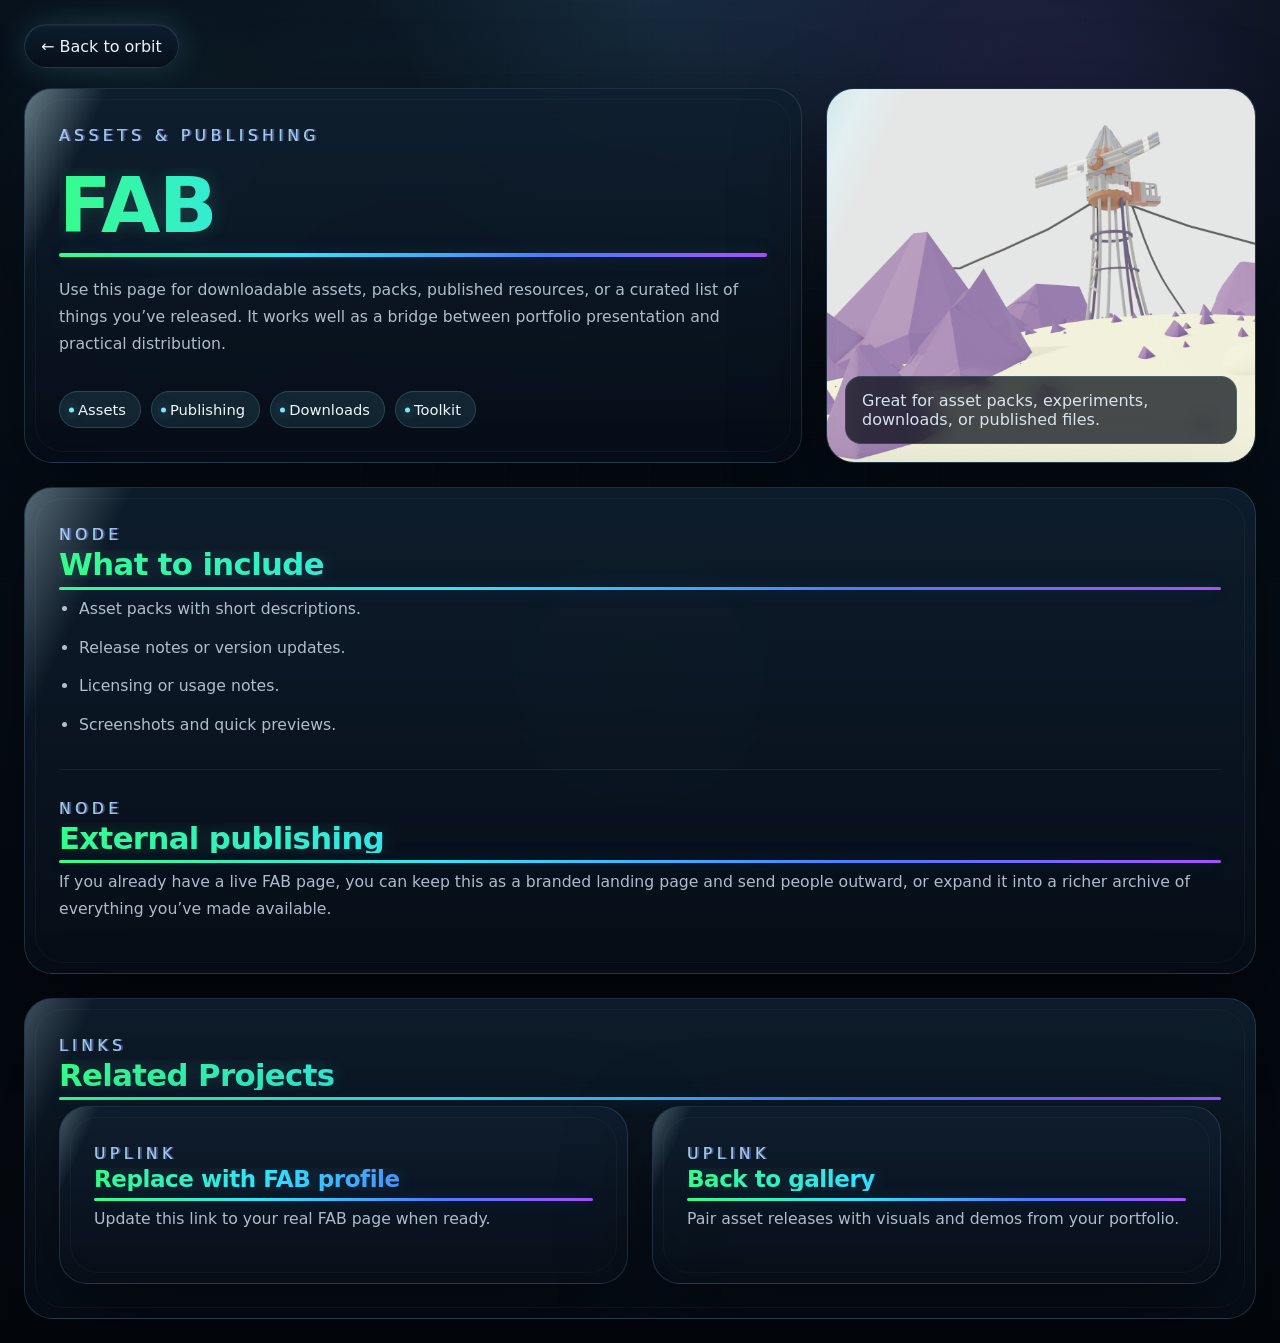
<file: pages/fab.html>
<!DOCTYPE html>
<html lang="en">
<head>
  <meta charset="UTF-8" />
  <meta name="viewport" content="width=device-width, initial-scale=1.0" />
  <title>FAB — Christian Parnell</title>
  <link rel="stylesheet" href="./page.css" />
</head>
<body>
  <main id="pageShell"></main>
  <script type="module" src="./js/page-fab.js"></script>
</body>
</html>
</file>
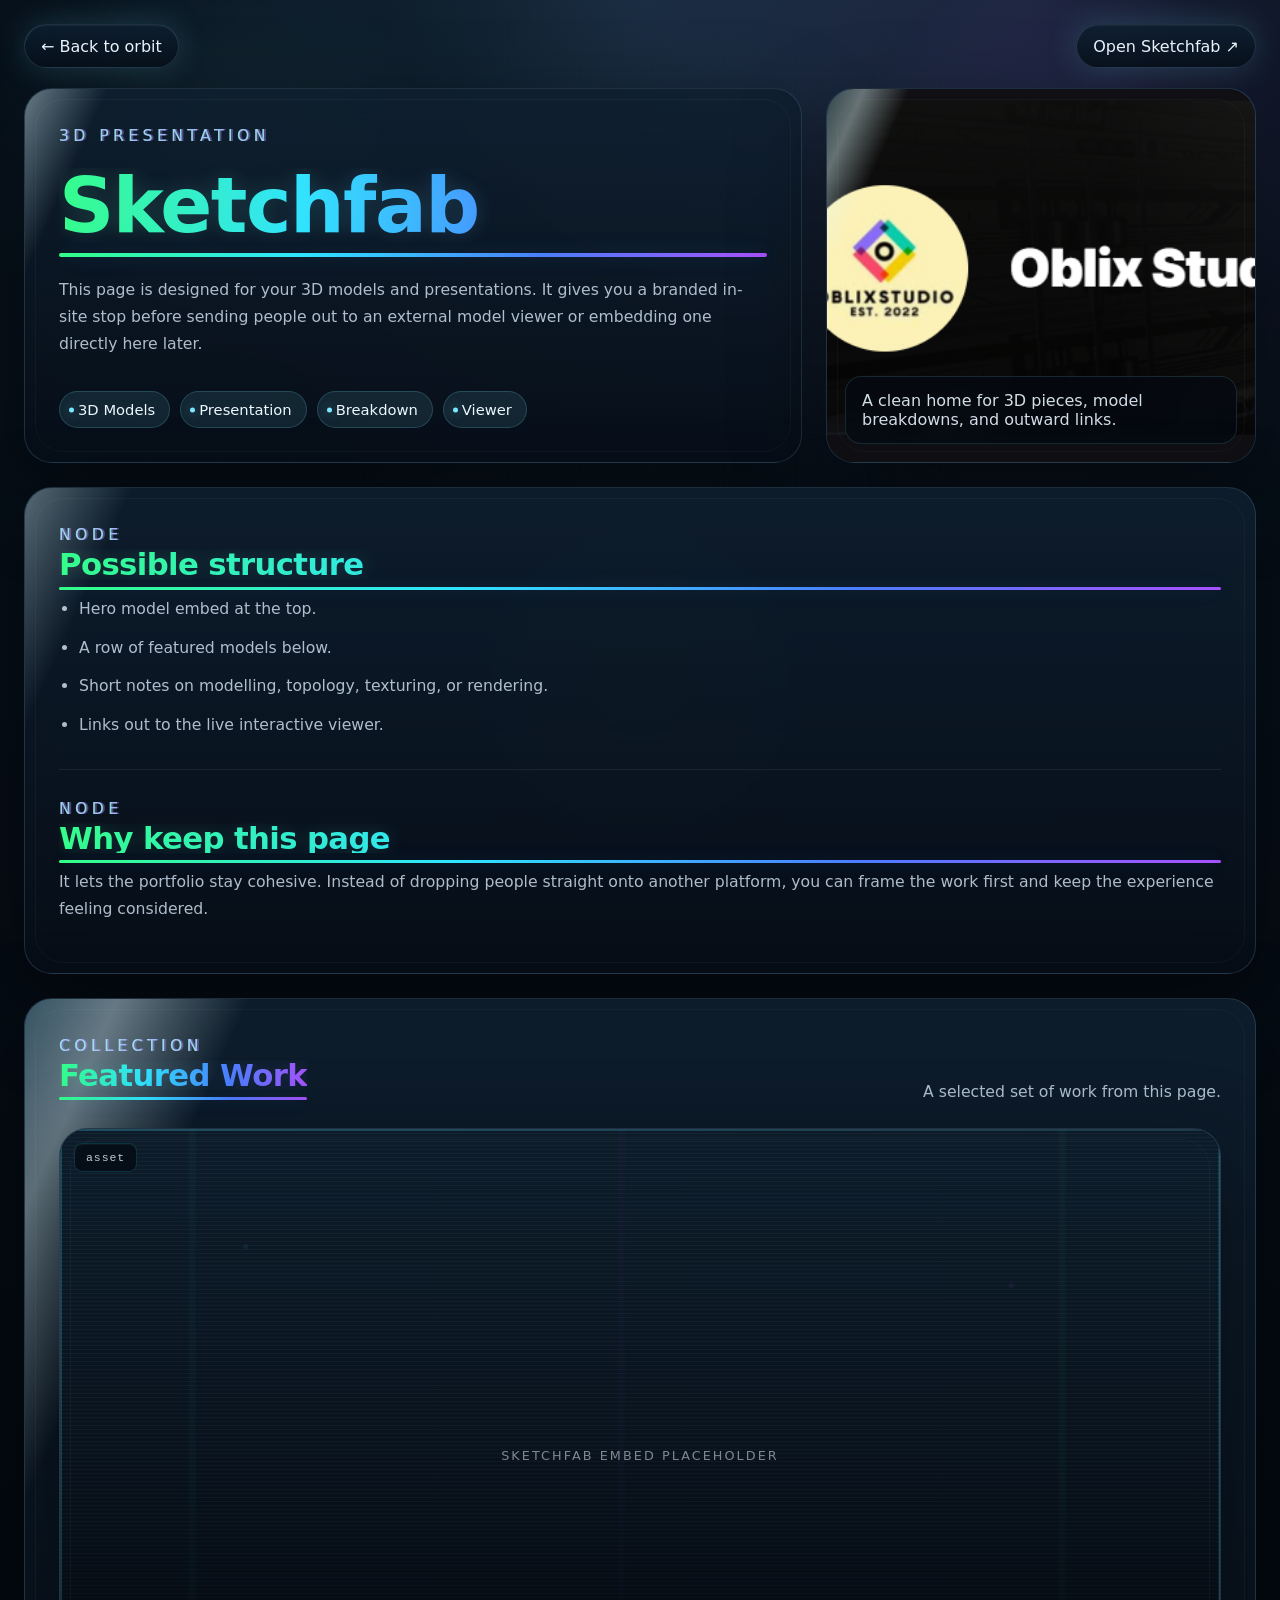
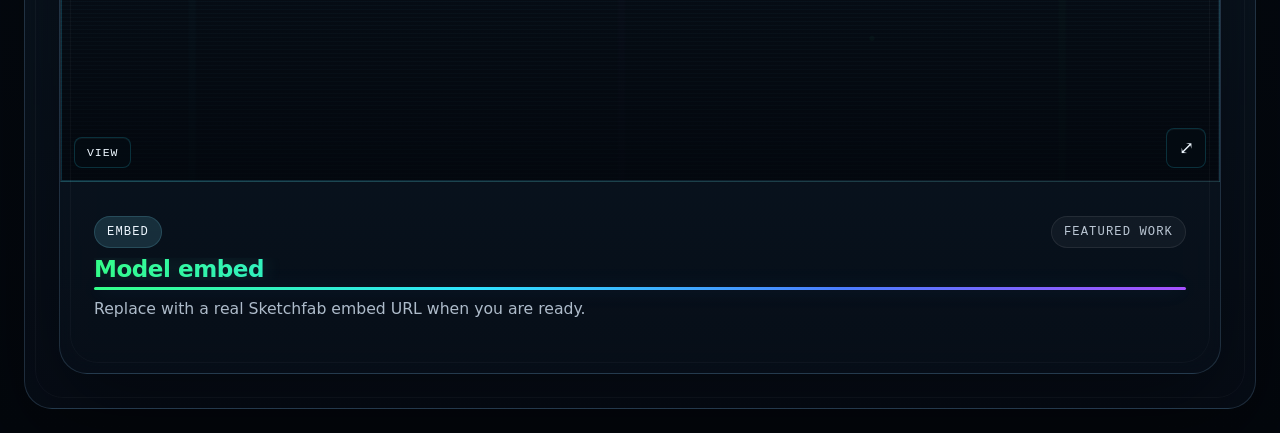
<file: pages/sketchfab.html>
<!DOCTYPE html>
<html lang="en">
<head>
  <meta charset="UTF-8" />
  <meta name="viewport" content="width=device-width, initial-scale=1.0" />
  <title>Sketchfab — Christian Parnell</title>
  <link rel="stylesheet" href="./page.css" />
</head>
<body>
  <main id="pageShell"></main>
  <script type="module" src="./js/page-sketchfab.js"></script>
</body>
</html>
</file>
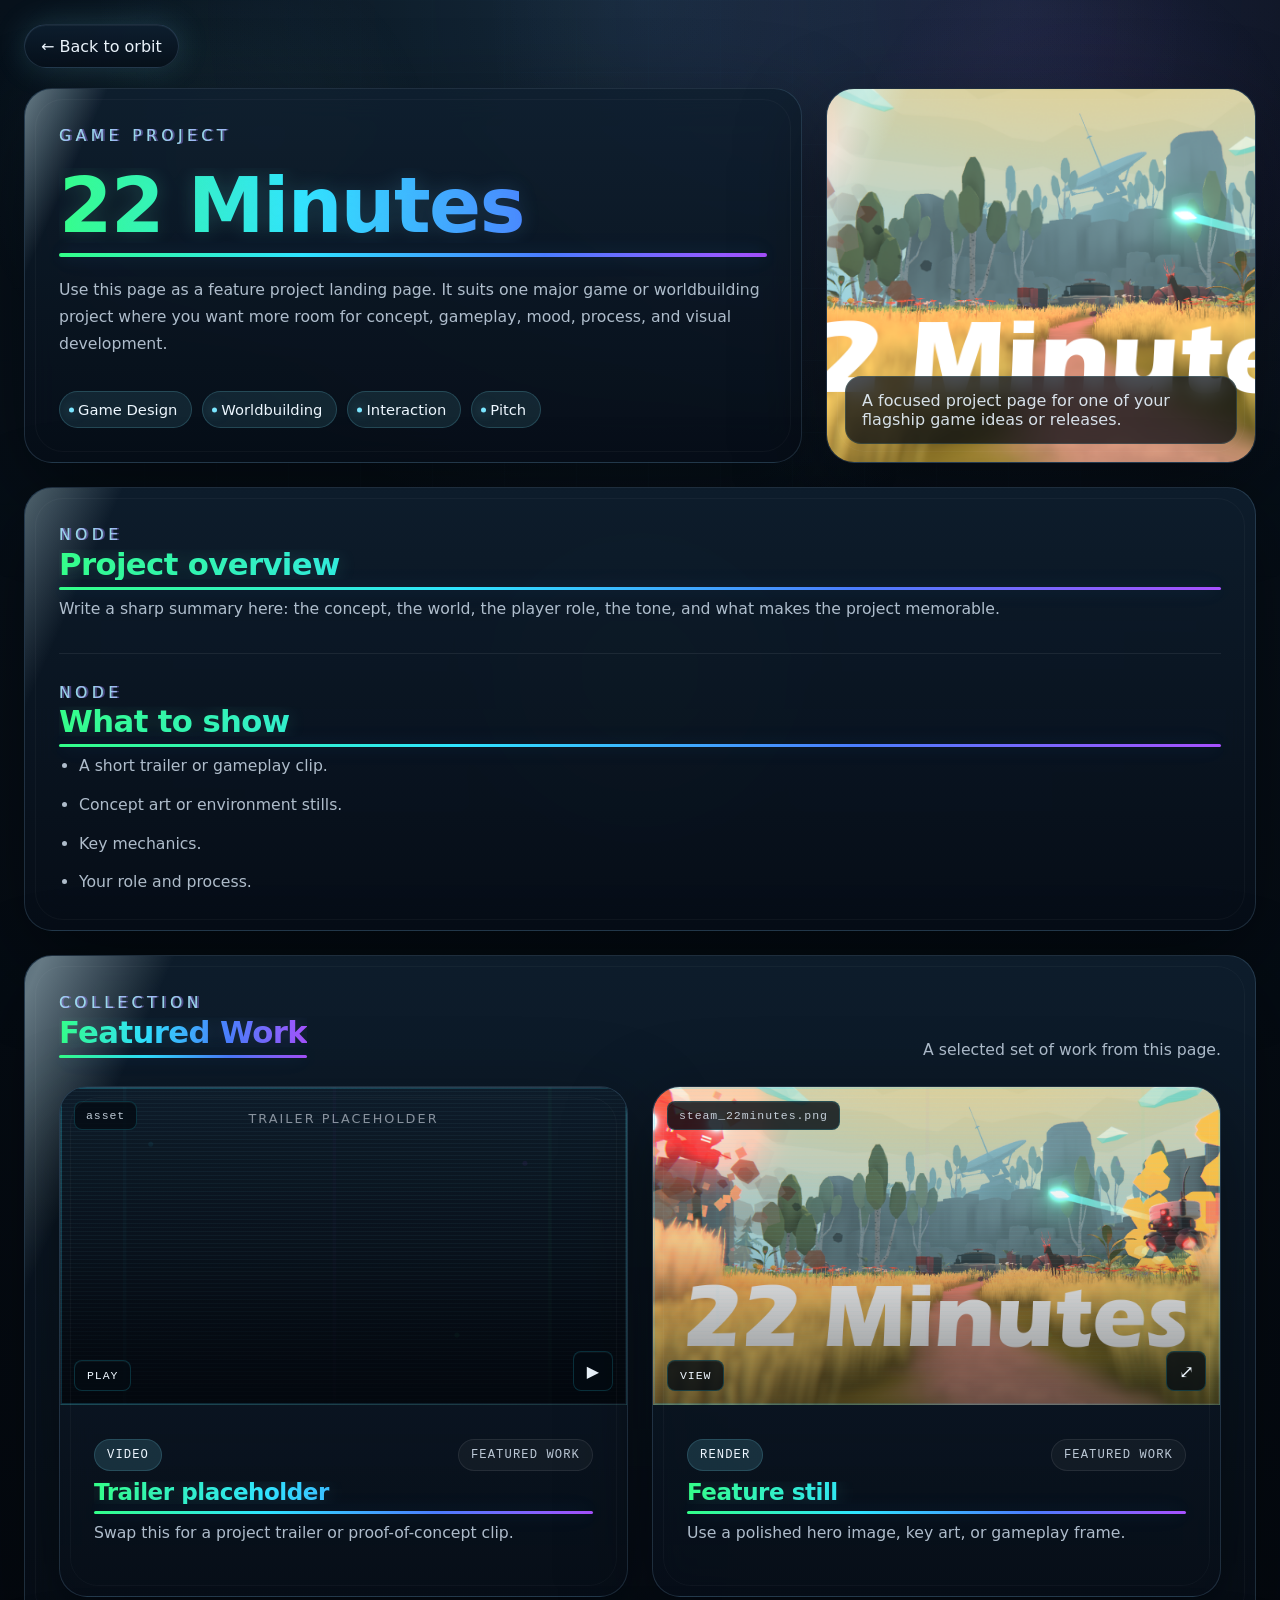
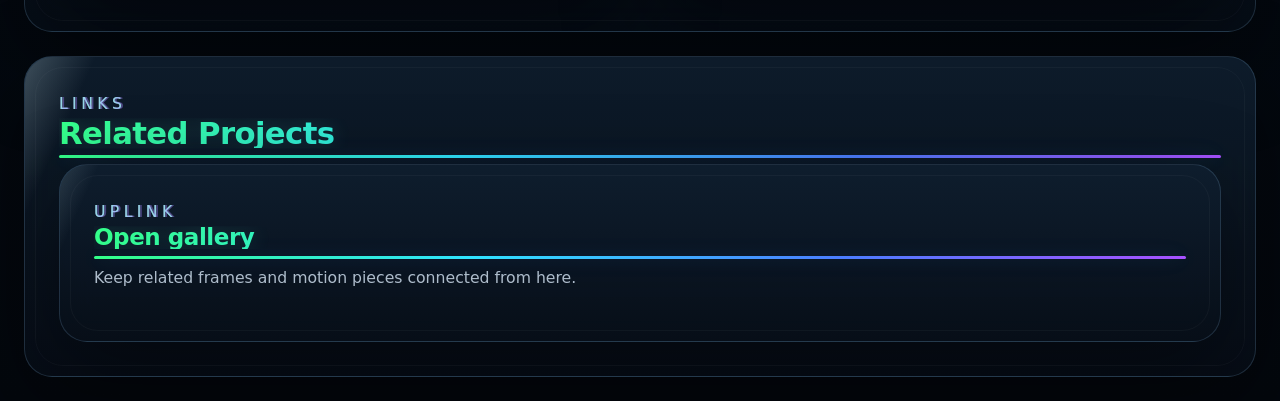
<file: pages/twenty-two-minutes.html>
<!DOCTYPE html>
<html lang="en">
<head>
  <meta charset="UTF-8" />
  <meta name="viewport" content="width=device-width, initial-scale=1.0" />
  <title>22 Minutes — Christian Parnell</title>
  <link rel="stylesheet" href="./page.css" />
</head>
<body>
  <main id="pageShell"></main>
  <script type="module" src="./js/page-22minutes.js"></script>
</body>
</html>
</file>
<file: pages/page.css>
*,
*::before,
*::after {
  box-sizing: border-box;
}

:root {
  --bg: #07111b;
  --bg-deep: #03070d;
  --panel: rgba(8, 18, 30, 0.78);
  --panel-strong: rgba(7, 15, 26, 0.9);
  --panel-soft: rgba(10, 22, 34, 0.56);
  --line: rgba(154, 210, 255, 0.16);
  --line-strong: rgba(154, 210, 255, 0.34);
  --text: #eef7ff;
  --muted: rgba(222, 237, 252, 0.78);
  --accent: #7be6ff;
  --accent-2: #8ca8ff;
  --accent-3: #8ef7d0;
  --accent-hot: #dffbff;
  --accent-soft: rgba(123, 230, 255, 0.14);
  --shadow: 0 30px 90px rgba(0, 0, 0, 0.42);
  --glow: 0 0 32px rgba(123, 230, 255, 0.18);
  --radius-xl: 28px;
  --radius-lg: 22px;
  --radius-md: 16px;
  --radius-sm: 12px;
}

body[data-page-theme="about"] {
  --accent: #78e9ff;
  --accent-2: #9db3ff;
  --accent-3: #94f4db;
}

body[data-page-theme="gallery"] {
  --accent: #7de8ff;
  --accent-2: #bb8cff;
  --accent-3: #8fffd2;
}

body[data-page-theme="achievements"] {
  --accent: #8ee1ff;
  --accent-2: #b08eff;
  --accent-3: #8df5ca;
}

body[data-page-theme="contact"] {
  --accent: #92f0ff;
  --accent-2: #74d4ff;
  --accent-3: #8ff7b8;
}

html {
  scroll-behavior: smooth;
}

html,
body {
  margin: 0;
  min-height: 100%;
  background:
    radial-gradient(circle at top, rgba(109, 192, 255, 0.14), transparent 26%),
    radial-gradient(circle at 80% 0%, rgba(160, 124, 255, 0.12), transparent 24%),
    linear-gradient(180deg, var(--bg) 0%, var(--bg-deep) 100%);
  color: var(--text);
  font-family: Inter, ui-sans-serif, system-ui, -apple-system, BlinkMacSystemFont, "Segoe UI", sans-serif;
}

body {
  position: relative;
  overflow-x: hidden;
}

body::before,
body::after {
  content: "";
  position: fixed;
  inset: 0;
  pointer-events: none;
  z-index: 0;
}

body::before {
  background:
    linear-gradient(rgba(123, 230, 255, 0.06) 1px, transparent 1px),
    linear-gradient(90deg, rgba(123, 230, 255, 0.05) 1px, transparent 1px);
  background-size: 72px 72px;
  mask-image: radial-gradient(circle at center, black 38%, transparent 92%);
  opacity: 0.35;
}

body::after {
  background:
    linear-gradient(180deg, transparent 0%, rgba(123, 230, 255, 0.045) 48%, transparent 100%);
  transform: translateY(-100%);
  animation: shellScan 9s linear infinite;
  opacity: 0.7;
}

body.lightbox-open {
  overflow: hidden;
}

body.is-idle-nav .quick-nav__link,
body.is-idle-nav .side-nav__link {
  animation: idlePulse 2.8s ease-in-out infinite;
}

@media (prefers-reduced-motion: reduce) {
  html {
    scroll-behavior: auto;
  }

  *,
  *::before,
  *::after {
    animation: none !important;
    transition: none !important;
  }
}

::selection {
  background: rgba(123, 230, 255, 0.22);
  color: var(--text);
}

a {
  color: inherit;
  text-decoration: none;
}

button {
  font: inherit;
}

img,
video {
  display: block;
  max-width: 100%;
}

.page-shell {
  position: relative;
  isolation: isolate;
  min-height: 100vh;
  padding: 24px;
}

.page-shell__fx {
  position: fixed;
  inset: 0;
  pointer-events: none;
  z-index: 0;
  background:
    radial-gradient(circle at 16% 18%, rgba(123, 230, 255, 0.08), transparent 18%),
    radial-gradient(circle at 84% 20%, rgba(161, 124, 255, 0.09), transparent 18%),
    radial-gradient(circle at 50% 75%, rgba(143, 247, 184, 0.06), transparent 20%);
}

.page-nav,
.page-hero,
.page-grid,
.footer-note,
.side-nav {
  position: relative;
  z-index: 1;
}

.page-nav {
  display: flex;
  justify-content: space-between;
  align-items: center;
  gap: 16px;
  max-width: 1320px;
  margin: 0 auto 20px;
}

.back-link,
.out-link,
.quick-nav__link,
.side-nav__link {
  position: relative;
  display: inline-flex;
  align-items: center;
  gap: 10px;
  min-height: 44px;
  padding: 11px 16px;
  border-radius: 999px;
  border: 1px solid var(--line);
  background: linear-gradient(180deg, rgba(15, 32, 49, 0.88), rgba(7, 16, 27, 0.88));
  backdrop-filter: blur(14px);
  box-shadow: inset 0 1px 0 rgba(255,255,255,0.05), var(--glow);
  color: var(--text);
  transition: transform 0.22s ease, border-color 0.22s ease, background 0.22s ease, box-shadow 0.22s ease;
  overflow: hidden;
}

.back-link::before,
.out-link::before,
.quick-nav__link::before,
.side-nav__link::before,
.hero-copy::before,
.hero-media::before,
.section-card::before,
.media-card::before,
.timeline-card::before,
.link-card::before,
.media-lightbox__dialog::before {
  content: "";
  position: absolute;
  top: 0;
  left: -32%;
  width: 32%;
  height: 100%;
  background: linear-gradient(90deg, transparent, rgba(123, 230, 255, 0.2), rgba(223, 251, 255, 0.42), transparent);
  transform: skewX(-24deg);
  animation: dataSweep 6.5s linear infinite;
  pointer-events: none;
}

.back-link:hover,
.out-link:hover,
.quick-nav__link:hover,
.quick-nav__link.is-active,
.side-nav__link:hover,
.side-nav__link.is-active {
  transform: translateY(-2px);
  border-color: rgba(123, 230, 255, 0.56);
  box-shadow: 0 0 0 1px rgba(123, 230, 255, 0.18), 0 18px 50px rgba(0, 0, 0, 0.34), 0 0 34px rgba(123, 230, 255, 0.16);
}

.quick-nav__link.is-active,
.side-nav__link.is-active {
  background: linear-gradient(180deg, rgba(17, 43, 64, 0.95), rgba(8, 18, 31, 0.95));
}

.page-hero {
  max-width: 1320px;
  margin: 0 auto;
  display: grid;
  grid-template-columns: minmax(0, 1.1fr) minmax(300px, 430px);
  gap: 24px;
  align-items: stretch;
}

.hero-copy,
.hero-media,
.section-card,
.media-card,
.timeline-card,
.link-card {
  position: relative;
  border-radius: var(--radius-xl);
  border: 1px solid var(--line);
  background:
    linear-gradient(180deg, rgba(15, 31, 47, 0.88), rgba(7, 14, 24, 0.86));
  backdrop-filter: blur(16px);
  box-shadow: var(--shadow);
  overflow: hidden;
}

.hero-copy::after,
.hero-media::after,
.section-card::after,
.media-card::after,
.timeline-card::after,
.link-card::after {
  content: "";
  position: absolute;
  inset: 10px;
  border-radius: inherit;
  border: 1px solid rgba(255,255,255,0.035);
  pointer-events: none;
}

.hero-copy,
.section-card,
.media-card__body,
.timeline-card,
.link-card__body,
.media-lightbox__meta {
  padding: clamp(20px, 3vw, 34px);
}

.hero-copy {
  display: flex;
  flex-direction: column;
  gap: 18px;
}

.kicker,
.section-label,
.media-lightbox__type,
.timeline-year,
.status-panel__label {
  position: relative;
  margin: 0;
  letter-spacing: 0.28em;
  text-transform: uppercase;
  font-size: 0.72rem;
  color: var(--accent);
}

.kicker::before,
.section-label::before,
.media-lightbox__type::before,
.timeline-year::before,
.status-panel__label::before {
  content: attr(data-label);
  position: absolute;
  inset: 0;
  color: rgba(188, 231, 255, 0.15);
  text-shadow: 1px 0 0 rgba(160, 124, 255, 0.4), -1px 0 0 rgba(123, 230, 255, 0.55);
  transform: translate(1px, 0);
  animation: glitchShift 5.4s steps(2, end) infinite;
  pointer-events: none;
}

.hero-copy h1,
.section-card h2,
.section-card h3,
.media-card h3,
.timeline-card h3,
.link-card h3,
.media-lightbox__meta h3 {
  position: relative;
  margin: 0;
  letter-spacing: -0.02em;
  line-height: 0.98;
  text-wrap: balance;
}

.hero-copy h1 {
  font-size: clamp(2.8rem, 6vw, 4.9rem);
}

.section-card h2 {
  font-size: clamp(1.5rem, 2.4vw, 2.25rem);
  margin-bottom: 16px;
}

.media-card h3,
.timeline-card h3,
.link-card h3,
.media-lightbox__meta h3 {
  font-size: clamp(1.18rem, 1.8vw, 1.5rem);
}

.fx-heading {
  color: var(--accent-hot);
  text-shadow:
    0 0 0 rgba(123, 230, 255, 0),
    0 0 18px rgba(123, 230, 255, 0.14);
}

.fx-heading::before {
  content: attr(data-text);
  position: absolute;
  inset: 0;
  color: rgba(168, 222, 255, 0.16);
  text-shadow: 2px 0 0 rgba(124, 255, 217, 0.25), -2px 0 0 rgba(176, 142, 255, 0.22);
  transform: translate(1px, 0);
  clip-path: inset(0 0 0 0);
  animation: glitchShift 7.2s steps(2, end) infinite;
  pointer-events: none;
}

.fx-heading::after {
  content: "";
  position: absolute;
  left: 0;
  right: 0;
  bottom: -10px;
  height: 3px;
  border-radius: 999px;
  background: linear-gradient(90deg, rgba(123,230,255,0.15), var(--accent), var(--accent-2), rgba(255,255,255,0.18));
  background-size: 240% 100%;
  box-shadow: 0 0 18px rgba(123, 230, 255, 0.18);
  animation: headingLine 5.8s linear infinite;
}

.hero-copy h1::after {
  bottom: -14px;
  height: 4px;
}

.hero-copy h1 + .status-panel {
  margin-top: 10px;
}

.hero-intro,
.hero-copy p,
.section-card p,
.section-card li,
.timeline-card p,
.media-card p,
.link-card p,
.media-section__intro,
.footer-note,
.media-lightbox__meta p,
.status-panel__note,
.side-nav__note {
  color: var(--muted);
  line-height: 1.72;
  font-size: 0.98rem;
}

.status-panel {
  position: relative;
  display: grid;
  gap: 12px;
  padding: 16px 18px;
  border-radius: 18px;
  border: 1px solid rgba(123, 230, 255, 0.18);
  background: linear-gradient(180deg, rgba(9, 21, 34, 0.72), rgba(7, 16, 26, 0.66));
}

.status-panel__head {
  display: flex;
  align-items: end;
  justify-content: space-between;
  gap: 12px;
  flex-wrap: wrap;
}

.status-panel__value {
  margin: 0;
  font-size: 0.86rem;
  font-weight: 700;
  letter-spacing: 0.16em;
  text-transform: uppercase;
  color: var(--accent-hot);
}

.status-panel__bars {
  display: flex;
  gap: 8px;
}

.status-panel__bar {
  height: 8px;
  flex: 1 1 0;
  border-radius: 999px;
  background: rgba(255,255,255,0.08);
  border: 1px solid rgba(255,255,255,0.06);
  overflow: hidden;
}

.status-panel__bar.is-active {
  background: linear-gradient(90deg, var(--accent), var(--accent-2));
  box-shadow: 0 0 16px rgba(123, 230, 255, 0.26);
}

.status-panel__note {
  margin: 0;
}

.hero-media {
  min-height: 370px;
  background: linear-gradient(180deg, rgba(16, 34, 52, 0.95), rgba(6, 13, 23, 0.95));
}

.hero-media img,
.media-card__frame img,
.media-card__thumb-image {
  width: 100%;
  height: 100%;
  object-fit: cover;
}

.hero-media__empty,
.media-card__frame--placeholder,
.media-card__thumb-fallback {
  width: 100%;
  height: 100%;
  display: grid;
  place-items: center;
  padding: 24px;
  text-align: center;
  color: rgba(237,245,255,0.56);
  text-transform: uppercase;
  letter-spacing: 0.16em;
  font-size: 0.8rem;
}

.hero-media__overlay {
  position: absolute;
  left: 18px;
  right: 18px;
  bottom: 18px;
  padding: 14px 16px;
  border-radius: var(--radius-md);
  background: rgba(5, 11, 19, 0.72);
  border: 1px solid rgba(123, 230, 255, 0.14);
  backdrop-filter: blur(10px);
  color: rgba(233, 245, 255, 0.9);
}

.tags {
  display: flex;
  flex-wrap: wrap;
  gap: 10px;
  margin: 0;
  padding: 0;
  list-style: none;
}

.tags li {
  position: relative;
  padding: 9px 14px 9px 18px;
  border-radius: 999px;
  border: 1px solid rgba(123, 230, 255, 0.18);
  background: rgba(123, 230, 255, 0.1);
  color: var(--text);
  font-size: 0.92rem;
}

.tags li::before {
  content: "";
  position: absolute;
  left: 9px;
  top: 50%;
  width: 5px;
  height: 5px;
  border-radius: 999px;
  background: var(--accent);
  transform: translateY(-50%);
  box-shadow: 0 0 12px rgba(123, 230, 255, 0.5);
}

.quick-nav {
  display: flex;
  flex-wrap: wrap;
  gap: 12px;
}

.page-grid {
  max-width: 1320px;
  margin: 24px auto 0;
  display: grid;
  gap: 24px;
}

.side-nav {
  position: sticky;
  top: 18px;
  z-index: 2;
  max-width: 1320px;
  margin: 18px auto 0;
  display: flex;
  justify-content: flex-end;
  pointer-events: none;
}

.side-nav__inner {
  pointer-events: auto;
  width: min(260px, 100%);
  display: grid;
  gap: 12px;
  padding: 16px;
  border-radius: 20px;
  border: 1px solid var(--line);
  background: linear-gradient(180deg, rgba(10, 22, 34, 0.84), rgba(7, 16, 27, 0.88));
  backdrop-filter: blur(16px);
  box-shadow: var(--shadow);
}

.side-nav__links {
  display: grid;
  gap: 10px;
}

.side-nav__link {
  justify-content: space-between;
}

.side-nav__link span::after {
  content: " ▸";
  color: rgba(123, 230, 255, 0.62);
}

.side-nav__note {
  margin: 0;
  font-size: 0.84rem;
}

.section-card ul {
  margin: 0;
  padding-left: 20px;
}

.section-card li + li {
  margin-top: 12px;
}

.section-block + .section-block {
  margin-top: 30px;
  padding-top: 26px;
  border-top: 1px solid rgba(255,255,255,0.07);
}

.media-section {
  scroll-margin-top: 26px;
}

.media-section__header {
  display: flex;
  justify-content: space-between;
  align-items: end;
  gap: 20px;
  flex-wrap: wrap;
  margin-bottom: 22px;
}

.media-section__intro {
  max-width: 56ch;
  margin: 0;
}

.media-grid,
.links-grid,
.timeline-grid {
  display: grid;
  gap: 24px;
}

.media-grid--gallery {
  grid-template-columns: repeat(auto-fit, minmax(280px, 1fr));
}

.links-grid {
  grid-template-columns: repeat(auto-fit, minmax(240px, 1fr));
}

.timeline-grid {
  grid-template-columns: repeat(auto-fit, minmax(220px, 1fr));
}

.media-card,
.timeline-card,
.link-card {
  min-height: 100%;
}

.media-card {
  display: flex;
  flex-direction: column;
  transition: transform 0.24s ease, border-color 0.24s ease, box-shadow 0.24s ease;
}

.media-card:hover,
.media-card:focus-within,
.timeline-card:hover,
.link-card:hover {
  transform: translateY(-4px);
  border-color: rgba(123, 230, 255, 0.28);
  box-shadow: 0 28px 70px rgba(0,0,0,0.38), 0 0 30px rgba(123, 230, 255, 0.1);
}

.media-card__trigger,
.media-card__static {
  width: 100%;
  padding: 0;
  border: 0;
  background: transparent;
  color: inherit;
  text-align: left;
}

.media-card__trigger {
  cursor: pointer;
}

.media-card__frame {
  position: relative;
  aspect-ratio: 16 / 9;
  overflow: hidden;
  background: linear-gradient(180deg, rgba(17, 37, 54, 0.95), rgba(8, 17, 27, 0.96));
}

.media-card__frame::before {
  content: "";
  position: absolute;
  inset: 10px;
  border: 1px solid rgba(255,255,255,0.08);
  border-radius: 18px;
  pointer-events: none;
  z-index: 2;
}

.media-card__frame::after {
  content: "";
  position: absolute;
  inset: 0;
  background: linear-gradient(180deg, transparent 0%, transparent 58%, rgba(2, 6, 12, 0.82) 100%);
  pointer-events: none;
  z-index: 1;
}

.media-card__trigger .media-card__frame,
.media-card__trigger .media-card__frame img,
.media-card__trigger .media-card__thumb-image {
  transition: transform 0.28s ease, filter 0.28s ease;
}

.media-card__trigger:hover .media-card__frame,
.media-card__trigger:focus-visible .media-card__frame {
  transform: scale(1.018);
}

.media-card__trigger:hover .media-card__frame img,
.media-card__trigger:hover .media-card__thumb-image,
.media-card__trigger:focus-visible .media-card__frame img,
.media-card__trigger:focus-visible .media-card__thumb-image {
  transform: scale(1.04);
  filter: brightness(1.06) saturate(1.06);
}

.media-card__icon,
.media-card__action,
.media-card__filename,
.media-card__node {
  position: absolute;
  z-index: 3;
}

.media-card__icon {
  right: 14px;
  bottom: 14px;
  width: 42px;
  height: 42px;
  border-radius: 999px;
  display: grid;
  place-items: center;
  background: rgba(5, 11, 19, 0.78);
  border: 1px solid rgba(123, 230, 255, 0.18);
  backdrop-filter: blur(10px);
}

.media-card__icon--view {
  font-size: 1.15rem;
}

.media-card__action {
  left: 14px;
  bottom: 14px;
  padding: 8px 12px;
  border-radius: 999px;
  background: rgba(5, 11, 19, 0.76);
  border: 1px solid rgba(123, 230, 255, 0.16);
  color: var(--text);
  font-size: 0.72rem;
  letter-spacing: 0.08em;
  text-transform: uppercase;
}

.media-card__filename {
  left: 14px;
  top: 14px;
  max-width: calc(100% - 110px);
  padding: 7px 11px;
  border-radius: 999px;
  background: rgba(5, 11, 19, 0.7);
  border: 1px solid rgba(123, 230, 255, 0.14);
  color: rgba(230, 243, 255, 0.82);
  font-size: 0.72rem;
  letter-spacing: 0.08em;
}

.media-card__particle-layer {
  position: absolute;
  inset: 0;
  z-index: 2;
  pointer-events: none;
}

.binary-particle {
  position: absolute;
  font-size: 0.68rem;
  color: rgba(146, 243, 255, 0.88);
  text-shadow: 0 0 12px rgba(123, 230, 255, 0.45);
  animation: particleDrift 0.9s ease-out forwards;
}

.media-card__body,
.link-card__body {
  position: relative;
}

.media-card__topline {
  display: flex;
  justify-content: space-between;
  align-items: center;
  gap: 12px;
  margin-bottom: 10px;
}

.media-badge,
.media-card__node {
  display: inline-flex;
  align-items: center;
  min-height: 32px;
  padding: 6px 12px;
  border-radius: 999px;
  font-size: 0.76rem;
  letter-spacing: 0.09em;
  text-transform: uppercase;
}

.media-badge {
  background: var(--accent-soft);
  border: 1px solid rgba(123, 230, 255, 0.16);
}

.media-card__node {
  position: static;
  background: rgba(255,255,255,0.04);
  border: 1px solid rgba(255,255,255,0.08);
  color: rgba(226, 239, 252, 0.82);
}

.timeline-card,
.link-card {
  position: relative;
}

.link-card {
  transition: transform 0.24s ease, background 0.24s ease, border-color 0.24s ease;
}

.footer-note {
  max-width: 1320px;
  margin: 24px auto 0;
  padding: 0 2px 20px;
}

.media-lightbox {
  position: fixed;
  inset: 0;
  z-index: 1000;
}

.media-lightbox__backdrop {
  position: absolute;
  inset: 0;
  background: rgba(2, 6, 10, 0.84);
  backdrop-filter: blur(10px);
}

.media-lightbox__dialog {
  position: relative;
  z-index: 2;
  width: min(1200px, calc(100vw - 32px));
  max-height: calc(100vh - 32px);
  margin: 16px auto;
  padding: 18px;
  border-radius: 28px;
  border: 1px solid rgba(123, 230, 255, 0.18);
  background: linear-gradient(180deg, rgba(10, 20, 31, 0.96), rgba(4, 9, 15, 0.97));
  box-shadow: 0 40px 120px rgba(0,0,0,0.62);
  display: grid;
  gap: 16px;
}

.media-lightbox__terminal {
  display: flex;
  justify-content: space-between;
  gap: 12px;
  flex-wrap: wrap;
  padding: 10px 12px;
  border-radius: 999px;
  border: 1px solid rgba(123, 230, 255, 0.16);
  background: rgba(255,255,255,0.03);
  color: rgba(220, 239, 255, 0.82);
  font-size: 0.76rem;
  letter-spacing: 0.12em;
  text-transform: uppercase;
}

.media-lightbox__close {
  position: absolute;
  top: 14px;
  right: 14px;
  z-index: 3;
  width: 44px;
  height: 44px;
  border: 1px solid rgba(123, 230, 255, 0.16);
  border-radius: 999px;
  background: rgba(7, 18, 26, 0.82);
  color: var(--text);
  cursor: pointer;
}

.media-lightbox__viewer {
  min-height: 320px;
  max-height: 72vh;
  border-radius: 22px;
  overflow: hidden;
  background: #02070c;
  display: grid;
  place-items: center;
}

.media-lightbox__image,
.media-lightbox__video {
  width: 100%;
  height: 100%;
  max-height: 72vh;
  object-fit: contain;
  background: #02070c;
}

@keyframes dataSweep {
  0% { transform: translateX(-140%) skewX(-24deg); opacity: 0; }
  6% { opacity: 0.95; }
  28% { opacity: 0.45; }
  100% { transform: translateX(520%) skewX(-24deg); opacity: 0; }
}

@keyframes headingLine {
  0% { background-position: 0% 50%; opacity: 0.72; }
  48% { opacity: 1; }
  100% { background-position: 240% 50%; opacity: 0.72; }
}

@keyframes glitchShift {
  0%, 92%, 100% {
    transform: translate(0, 0);
    opacity: 0.14;
    clip-path: inset(0 0 0 0);
  }
  93% {
    transform: translate(1px, -1px);
    opacity: 0.24;
    clip-path: inset(22% 0 56% 0);
  }
  95% {
    transform: translate(-1px, 1px);
    opacity: 0.18;
    clip-path: inset(62% 0 10% 0);
  }
}

@keyframes shellScan {
  0% { transform: translateY(-110%); }
  100% { transform: translateY(110%); }
}

@keyframes idlePulse {
  0%, 100% { box-shadow: inset 0 1px 0 rgba(255,255,255,0.05), var(--glow); }
  50% { box-shadow: 0 0 0 1px rgba(123, 230, 255, 0.18), 0 0 28px rgba(123, 230, 255, 0.18); }
}

@keyframes particleDrift {
  0% {
    opacity: 0;
    transform: translate(0, 0) scale(0.7) rotate(0deg);
  }
  10% {
    opacity: 1;
  }
  100% {
    opacity: 0;
    transform: translate(var(--dx), var(--dy)) scale(1) rotate(var(--rot));
  }
}

@media (max-width: 1100px) {
  .page-hero {
    grid-template-columns: 1fr;
  }

  .side-nav {
    position: relative;
    top: auto;
    justify-content: stretch;
  }

  .side-nav__inner {
    width: 100%;
  }
}

@media (max-width: 760px) {
  .page-shell {
    padding: 16px;
  }

  .page-nav {
    flex-direction: column;
    align-items: stretch;
    margin-bottom: 16px;
  }

  .hero-media {
    min-height: 280px;
  }

  .media-section__header {
    align-items: start;
  }

  .media-lightbox__dialog {
    width: calc(100vw - 16px);
    max-height: calc(100vh - 16px);
    margin: 8px auto;
    padding: 12px;
    border-radius: 20px;
  }

  .media-lightbox__viewer,
  .media-lightbox__image,
  .media-lightbox__video {
    max-height: 62vh;
  }
}


/* === 2026 subpage refresh: remove shared nav and shift cards/lightbox into terminal network mode === */

:root {
  --loader-green: #33ff88;
  --loader-cyan: #2fe4ff;
  --loader-blue: #4b7dff;
  --loader-purple: #b04dff;
  --loader-pink: #ff57ce;
  --loader-orange: #ff8b2d;
  --loader-yellow: #ffe166;
  --loader-spectrum:
    linear-gradient(
      90deg,
      var(--loader-green),
      var(--loader-cyan),
      var(--loader-blue),
      var(--loader-purple),
      var(--loader-pink),
      var(--loader-orange),
      var(--loader-yellow),
      var(--loader-green)
    );
}

.quick-nav,
.side-nav {
  display: none !important;
}

.fx-heading {
  color: transparent;
  background-image: var(--loader-spectrum);
  background-size: 240% 100%;
  -webkit-background-clip: text;
  background-clip: text;
  text-shadow: none;
  animation: headerSpectrumFlow 6.2s linear infinite;
}

.fx-heading::before {
  content: attr(data-text);
  position: absolute;
  inset: 0;
  color: transparent;
  background-image: var(--loader-spectrum);
  background-size: 260% 100%;
  -webkit-background-clip: text;
  background-clip: text;
  opacity: 0.18;
  filter: blur(10px);
  transform: none;
  clip-path: inset(0 0 0 0);
  animation: headerSpectrumFlow 7.4s linear infinite reverse;
  pointer-events: none;
}

.fx-heading::after {
  height: 3px;
  border-radius: 999px;
  background-image: var(--loader-spectrum);
  background-size: 240% 100%;
  box-shadow:
    0 0 18px rgba(47, 228, 255, 0.16),
    0 0 28px rgba(176, 77, 255, 0.10);
  animation: headerSpectrumFlow 4.8s linear infinite;
}

.hero-copy h1::after {
  height: 4px;
}

.media-card::before,
.media-lightbox__dialog::before {
  content: none;
}

.media-card__frame {
  background:
    linear-gradient(180deg, rgba(15, 29, 43, 0.96), rgba(5, 10, 17, 0.98));
  isolation: isolate;
}

.media-card__frame::before {
  content: "";
  position: absolute;
  inset: 0;
  padding: 1px;
  border-radius: 0;
  background:
    linear-gradient(180deg, rgba(47, 228, 255, 0.18), rgba(75, 125, 255, 0.06)),
    linear-gradient(90deg, rgba(47, 228, 255, 0.22), rgba(255, 255, 255, 0.04));
  -webkit-mask:
    linear-gradient(#000 0 0) content-box,
    linear-gradient(#000 0 0);
  -webkit-mask-composite: xor;
  mask-composite: exclude;
  opacity: 0.72;
  pointer-events: none;
  z-index: 2;
}

.media-card__frame::after {
  content: "";
  position: absolute;
  inset: 0;
  background:
    linear-gradient(180deg, rgba(1, 5, 10, 0.02) 0%, rgba(1, 5, 10, 0.1) 48%, rgba(2, 6, 12, 0.82) 100%),
    repeating-linear-gradient(
      180deg,
      rgba(123, 230, 255, 0.08) 0 1px,
      transparent 1px 4px
    ),
    linear-gradient(
      90deg,
      transparent 0 11%,
      rgba(47, 228, 255, 0.05) 11.2% 11.6%,
      transparent 11.8% 48%,
      rgba(176, 77, 255, 0.04) 48.2% 48.6%,
      transparent 48.8% 86%,
      rgba(51, 255, 136, 0.05) 86.2% 86.6%,
      transparent 86.8% 100%
    ),
    radial-gradient(circle at 16% 18%, rgba(47, 228, 255, 0.12) 0 2px, transparent 3px),
    radial-gradient(circle at 82% 24%, rgba(176, 77, 255, 0.12) 0 2px, transparent 3px),
    radial-gradient(circle at 70% 78%, rgba(51, 255, 136, 0.11) 0 2px, transparent 3px);
  background-size: 100% 100%, 100% 8px, 100% 100%, auto, auto, auto;
  opacity: 0.6;
  pointer-events: none;
  z-index: 1;
  animation: terminalGridDrift 12s linear infinite;
}

.media-card__frame > img,
.media-card__thumb,
.media-card__thumb-image,
.media-card__thumb-fallback {
  position: relative;
  z-index: 0;
}

.media-card__trigger:hover .media-card__frame::before,
.media-card__trigger:focus-visible .media-card__frame::before,
.media-card:hover .media-card__frame::before,
.media-card:focus-within .media-card__frame::before {
  background:
    linear-gradient(180deg, rgba(47, 228, 255, 0.18), rgba(75, 125, 255, 0.06)),
    linear-gradient(90deg, rgba(47, 228, 255, 0.22), rgba(255, 255, 255, 0.04));
  opacity: 0.9;
  box-shadow:
    0 0 0 1px rgba(47, 228, 255, 0.14),
    0 0 14px rgba(47, 228, 255, 0.12);
}

.media-card__trigger:hover .media-card__frame::after,
.media-card__trigger:focus-visible .media-card__frame::after,
.media-card:hover .media-card__frame::after,
.media-card:focus-within .media-card__frame::after {
  opacity: 0.92;
}

.media-card__filename,
.media-card__action,
.media-card__icon {
  border-radius: 8px;
  background: rgba(4, 11, 19, 0.82);
  border-color: rgba(47, 228, 255, 0.18);
  box-shadow: inset 0 1px 0 rgba(255,255,255,0.04);
}

.media-card__filename,
.media-card__action,
.media-badge,
.media-card__node,
.media-lightbox__terminal,
.media-lightbox__type {
  font-family: "IBM Plex Mono", "SFMono-Regular", Consolas, "Liberation Mono", Menlo, monospace;
}

.media-card__icon {
  width: 40px;
  height: 40px;
}

.media-lightbox__dialog {
  overflow: hidden;
  border-radius: 18px;
  border: 1px solid rgba(47, 228, 255, 0.18);
  background:
    linear-gradient(180deg, rgba(8, 18, 28, 0.96), rgba(2, 7, 13, 0.98));
  box-shadow:
    0 40px 120px rgba(0,0,0,0.62),
    0 0 0 1px rgba(47, 228, 255, 0.06);
}

.media-lightbox__dialog::after {
  content: "";
  position: absolute;
  inset: 0;
  padding: 1px;
  border-radius: inherit;
  background:
    linear-gradient(180deg, rgba(47, 228, 255, 0.16), rgba(255, 255, 255, 0.04)),
    linear-gradient(90deg, rgba(47, 228, 255, 0.18), rgba(176, 77, 255, 0.12), rgba(51, 255, 136, 0.14));
  -webkit-mask:
    linear-gradient(#000 0 0) content-box,
    linear-gradient(#000 0 0);
  -webkit-mask-composite: xor;
  mask-composite: exclude;
  opacity: 0.82;
  pointer-events: none;
  z-index: 0;
}

.media-lightbox__dialog:hover::after,
.media-lightbox__dialog:focus-within::after {
  background:
    linear-gradient(180deg, rgba(47, 228, 255, 0.34), rgba(255, 255, 255, 0.08)),
    linear-gradient(90deg, rgba(47, 228, 255, 0.46), rgba(176, 77, 255, 0.22), rgba(51, 255, 136, 0.24));
  opacity: 1;
}

.media-lightbox__dialog:hover,
.media-lightbox__dialog:focus-within {
  border-color: rgba(47, 228, 255, 0.34);
  box-shadow:
    0 40px 120px rgba(0,0,0,0.62),
    0 0 0 1px rgba(47, 228, 255, 0.12),
    0 0 28px rgba(47, 228, 255, 0.12);
}

.media-lightbox__dialog > * {
  position: relative;
  z-index: 1;
}

.media-lightbox__terminal {
  border-radius: 10px;
  padding: 11px 14px;
  border: 1px solid rgba(47, 228, 255, 0.16);
  background:
    linear-gradient(180deg, rgba(5, 13, 21, 0.94), rgba(3, 8, 14, 0.96));
  box-shadow: inset 0 1px 0 rgba(255,255,255,0.04);
}

.media-lightbox__viewer {
  position: relative;
  border-radius: 14px;
  border: 1px solid rgba(47, 228, 255, 0.12);
  background:
    linear-gradient(180deg, rgba(2, 7, 12, 0.96), rgba(1, 4, 8, 0.98));
}

.media-lightbox__viewer::before {
  content: "";
  position: absolute;
  inset: 0;
  pointer-events: none;
  background:
    linear-gradient(180deg, transparent 0%, rgba(2, 6, 12, 0.18) 50%, rgba(2, 6, 12, 0.32) 100%),
    repeating-linear-gradient(
      180deg,
      rgba(123, 230, 255, 0.06) 0 1px,
      transparent 1px 4px
    ),
    linear-gradient(
      90deg,
      transparent 0 9%,
      rgba(47, 228, 255, 0.05) 9.2% 9.6%,
      transparent 9.8% 91%,
      rgba(176, 77, 255, 0.04) 91.2% 91.6%,
      transparent 91.8% 100%
    );
  opacity: 0.52;
  animation: terminalGridDrift 14s linear infinite;
}

.media-lightbox__meta {
  border-radius: 12px;
  border: 1px solid rgba(47, 228, 255, 0.1);
  background:
    linear-gradient(180deg, rgba(5, 12, 20, 0.92), rgba(3, 8, 14, 0.96));
}

.media-lightbox__close {
  border-radius: 10px;
  background: rgba(4, 11, 19, 0.92);
  box-shadow: inset 0 1px 0 rgba(255,255,255,0.04);
  transition: border-color 0.22s ease, transform 0.22s ease, box-shadow 0.22s ease;
}

.media-lightbox__close:hover,
.media-lightbox__close:focus-visible {
  transform: translateY(-1px);
  border-color: rgba(47, 228, 255, 0.42);
  box-shadow:
    0 0 0 1px rgba(47, 228, 255, 0.14),
    0 0 16px rgba(47, 228, 255, 0.18);
}

@keyframes headerSpectrumFlow {
  0% {
    background-position: 0% 50%;
  }
  100% {
    background-position: 240% 50%;
  }
}

@keyframes spectrumSpin {
  0% {
    transform: rotate(0turn);
  }
  100% {
    transform: rotate(1turn);
  }
}

@keyframes terminalGridDrift {
  0% {
    transform: translateY(-1.5%);
    opacity: 0.54;
  }
  50% {
    transform: translateY(1.5%);
    opacity: 0.74;
  }
  100% {
    transform: translateY(-1.5%);
    opacity: 0.54;
  }
}
</file>
